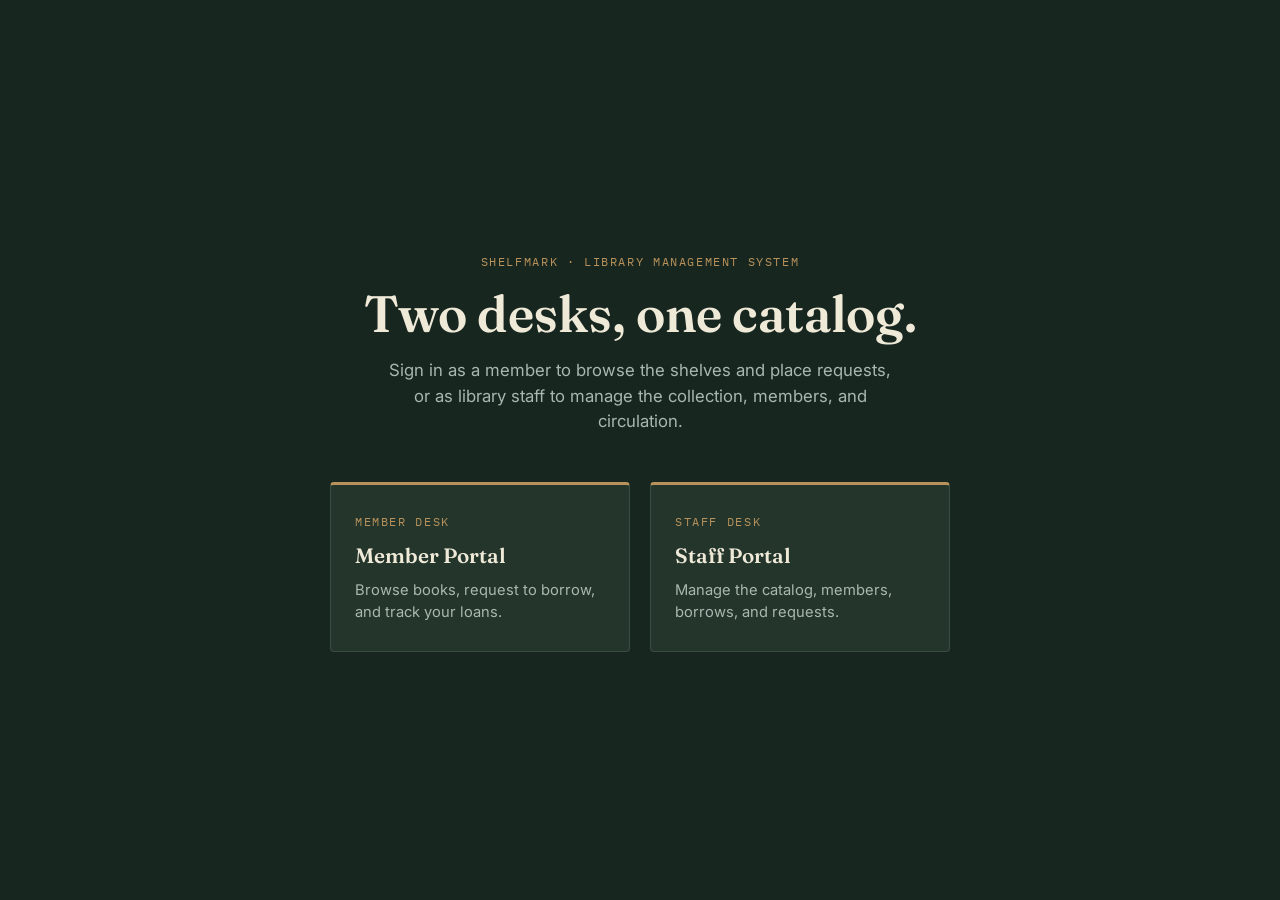
<file: index.html>
<!DOCTYPE html>
<html lang="en">
<head>
<meta charset="UTF-8">
<meta name="viewport" content="width=device-width, initial-scale=1.0">
<title>Shelfmark — Library Management System</title>
<link rel="stylesheet" href="assets/css/style.css">
</head>
<body>

<div class="landing">
  <div class="landing-hero">
    <span class="eyebrow">Shelfmark · Library Management System</span>
    <h1>Two desks, one catalog.</h1>
    <p>Sign in as a member to browse the shelves and place requests, or as
      library staff to manage the collection, members, and circulation.</p>
  </div>

  <div class="desk-grid">
    <a class="desk-card" href="member/login.html">
      <span class="eyebrow">Member desk</span>
      <h3>Member Portal</h3>
      <p>Browse books, request to borrow, and track your loans.</p>
    </a>
    <a class="desk-card" href="admin/login.html">
      <span class="eyebrow">Staff desk</span>
      <h3>Staff Portal</h3>
      <p>Manage the catalog, members, borrows, and requests.</p>
    </a>
  </div>
</div>

<script src="assets/js/config.js"></script>
</body>
</html>
</file>
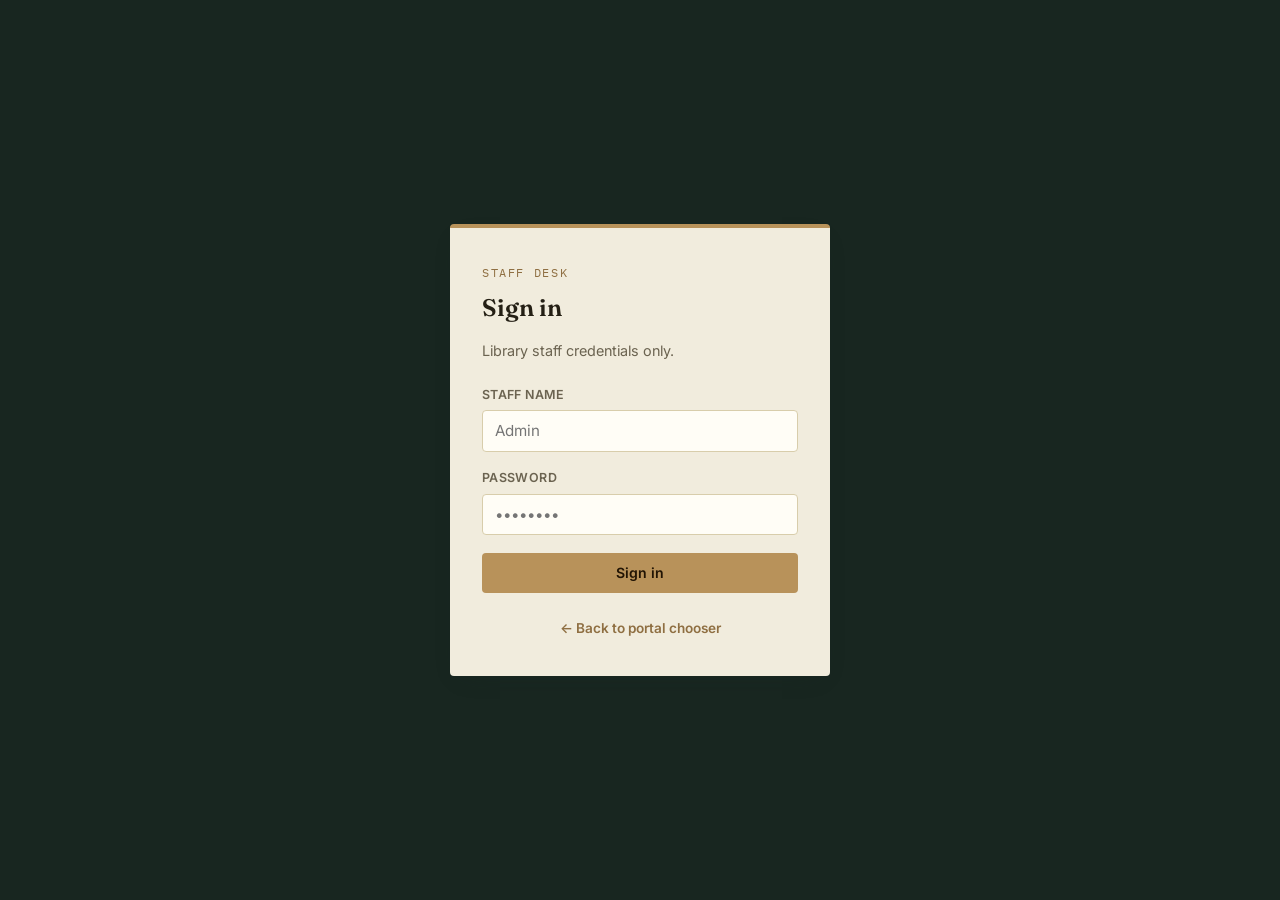
<file: admin/books.html>
<!DOCTYPE html>
<html lang="en">
<head>
<meta charset="UTF-8">
<meta name="viewport" content="width=device-width, initial-scale=1.0">
<title>Books · Shelfmark Staff</title>
<link rel="stylesheet" href="../assets/css/style.css">
</head>
<body>

<div class="app">
  <aside class="sidebar">
    <a class="brand" href="dashboard.html">Shelfmark</a>
    <span class="brand-sub">Staff desk</span>

    <ul class="nav">
      <li><a href="dashboard.html">Overview</a></li>
      <li><a href="books.html" class="active">Books</a></li>
      <li><a href="members.html">Members</a></li>
      <li><a href="borrows.html">Borrows &amp; requests</a></li>
    </ul>

    <div class="sidebar-foot">
      <div class="sidebar-user">Signed in as staff</div>
      <a href="#" class="btn btn--ghost-ink btn--sm btn--block" id="sign-out">Sign out</a>
    </div>
  </aside>

  <main class="main">
    <div class="page-head">
      <span class="eyebrow">Catalog</span>
      <h1>Books</h1>
      <p>Add new titles to the collection, and edit or retire existing ones.</p>
    </div>

    <div class="panel">
      <div class="panel-head"><h2 id="form-title">Add a book</h2></div>
      <div class="panel-body">
        <div id="error-box" class="error-box"></div>
        <form id="book-form">
          <div style="display:grid; grid-template-columns: 1fr 1fr 1fr; gap:1rem;">
            <div class="field">
              <label for="title">Title</label>
              <input type="text" id="title" required placeholder="The Left Hand of Darkness">
            </div>
            <div class="field">
              <label for="author">Author</label>
              <input type="text" id="author" required placeholder="Ursula K. Le Guin">
            </div>
            <div class="field">
              <label for="category">Category</label>
              <input type="text" id="category" required placeholder="Science Fiction">
            </div>
          </div>
          <div class="gap-sm">
            <button type="submit" class="btn btn--brass" id="submit-btn">Add book</button>
            <button type="button" class="btn btn--ghost" id="cancel-edit" style="display:none;">Cancel</button>
          </div>
        </form>
      </div>
    </div>

    <div class="panel">
      <div class="panel-head">
        <h2>All books</h2>
        <input type="search" id="search" placeholder="Search title, author, category" style="max-width:220px; padding:0.5rem 0.7rem; border:1px solid var(--paper-line); border-radius:4px; font-family:var(--font-body);">
      </div>
      <div class="table-scroll">
        <table class="ledger">
          <thead>
            <tr><th>Title</th><th>Author</th><th>Category</th><th>Status</th><th></th></tr>
          </thead>
          <tbody id="books-body">
            <tr class="empty-row"><td colspan="5">Loading…</td></tr>
          </tbody>
        </table>
      </div>
    </div>
  </main>
</div>

<script src="../assets/js/config.js"></script>
<script src="../assets/js/api.js"></script>
<script>
  requireAdminAuth();
  document.getElementById("sign-out").addEventListener("click", (e) => {
    e.preventDefault();
    signOut("admin");
  });

  let allBooks = [];
  let editingId = null;

  const form = document.getElementById("book-form");
  const errorBox = document.getElementById("error-box");
  const submitBtn = document.getElementById("submit-btn");
  const cancelBtn = document.getElementById("cancel-edit");
  const formTitle = document.getElementById("form-title");

  function renderBooks(list) {
    const body = document.getElementById("books-body");
    if (list.length === 0) {
      body.innerHTML = `<tr class="empty-row"><td colspan="5">No books yet — add the first one above.</td></tr>`;
      return;
    }
    body.innerHTML = list
      .map(
        (b) => `
      <tr>
        <td>${escapeHtml(b.title)}</td>
        <td>${escapeHtml(b.author)}</td>
        <td>${escapeHtml(b.category)}</td>
        <td>${stampBadge(b.status)}</td>
        <td class="row-actions">
          <button class="btn btn--ghost btn--sm" data-edit="${b.id}">Edit</button>
          <button class="btn btn--danger btn--sm" data-delete="${b.id}">Delete</button>
        </td>
      </tr>`
      )
      .join("");

    body.querySelectorAll("[data-edit]").forEach((btn) => {
      btn.addEventListener("click", () => startEdit(Number(btn.dataset.edit)));
    });
    body.querySelectorAll("[data-delete]").forEach((btn) => {
      btn.addEventListener("click", () => deleteBook(Number(btn.dataset.delete)));
    });
  }

  function startEdit(id) {
    const book = allBooks.find((b) => b.id === id);
    if (!book) return;
    editingId = id;
    document.getElementById("title").value = book.title;
    document.getElementById("author").value = book.author;
    document.getElementById("category").value = book.category;
    formTitle.textContent = `Edit “${book.title}”`;
    submitBtn.textContent = "Save changes";
    cancelBtn.style.display = "inline-flex";
    window.scrollTo({ top: 0, behavior: "smooth" });
  }

  function resetForm() {
    editingId = null;
    form.reset();
    formTitle.textContent = "Add a book";
    submitBtn.textContent = "Add book";
    cancelBtn.style.display = "none";
  }

  cancelBtn.addEventListener("click", resetForm);

  form.addEventListener("submit", async (e) => {
    e.preventDefault();
    errorBox.classList.remove("show");
    submitBtn.disabled = true;

    const payload = {
      title: document.getElementById("title").value.trim(),
      author: document.getElementById("author").value.trim(),
      category: document.getElementById("category").value.trim(),
    };

    try {
      if (editingId) {
        await apiRequest("/library/admin/book/id/" + editingId, "PATCH", payload, "admin");
        toast("Book updated.", "success");
      } else {
        await apiRequest("/library/admin/book/", "POST", payload, "admin");
        toast("Book added.", "success");
      }
      resetForm();
      loadBooks();
    } catch (err) {
      errorBox.textContent = err.message;
      errorBox.classList.add("show");
    } finally {
      submitBtn.disabled = false;
    }
  });

  async function deleteBook(id) {
    const book = allBooks.find((b) => b.id === id);
    if (!confirm("Delete “" + (book ? book.title : "this book") + "”? This cannot be undone.")) return;
    try {
      await apiRequest("/library/admin/book/id/" + id, "DELETE", null, "admin");
      toast("Book deleted.", "success");
      loadBooks();
    } catch (err) {
      toast(err.message, "error");
    }
  }

  async function loadBooks() {
    try {
      allBooks = await apiRequest("/library/admin/book/books", "GET", null, "admin");
      applySearch();
    } catch (err) {
      toast(err.message, "error");
    }
  }

  function applySearch() {
    const q = document.getElementById("search").value.trim().toLowerCase();
    if (!q) return renderBooks(allBooks);
    renderBooks(
      allBooks.filter(
        (b) =>
          b.title.toLowerCase().includes(q) ||
          b.author.toLowerCase().includes(q) ||
          b.category.toLowerCase().includes(q)
      )
    );
  }

  document.getElementById("search").addEventListener("input", applySearch);

  loadBooks();
</script>
</body>
</html>
</file>
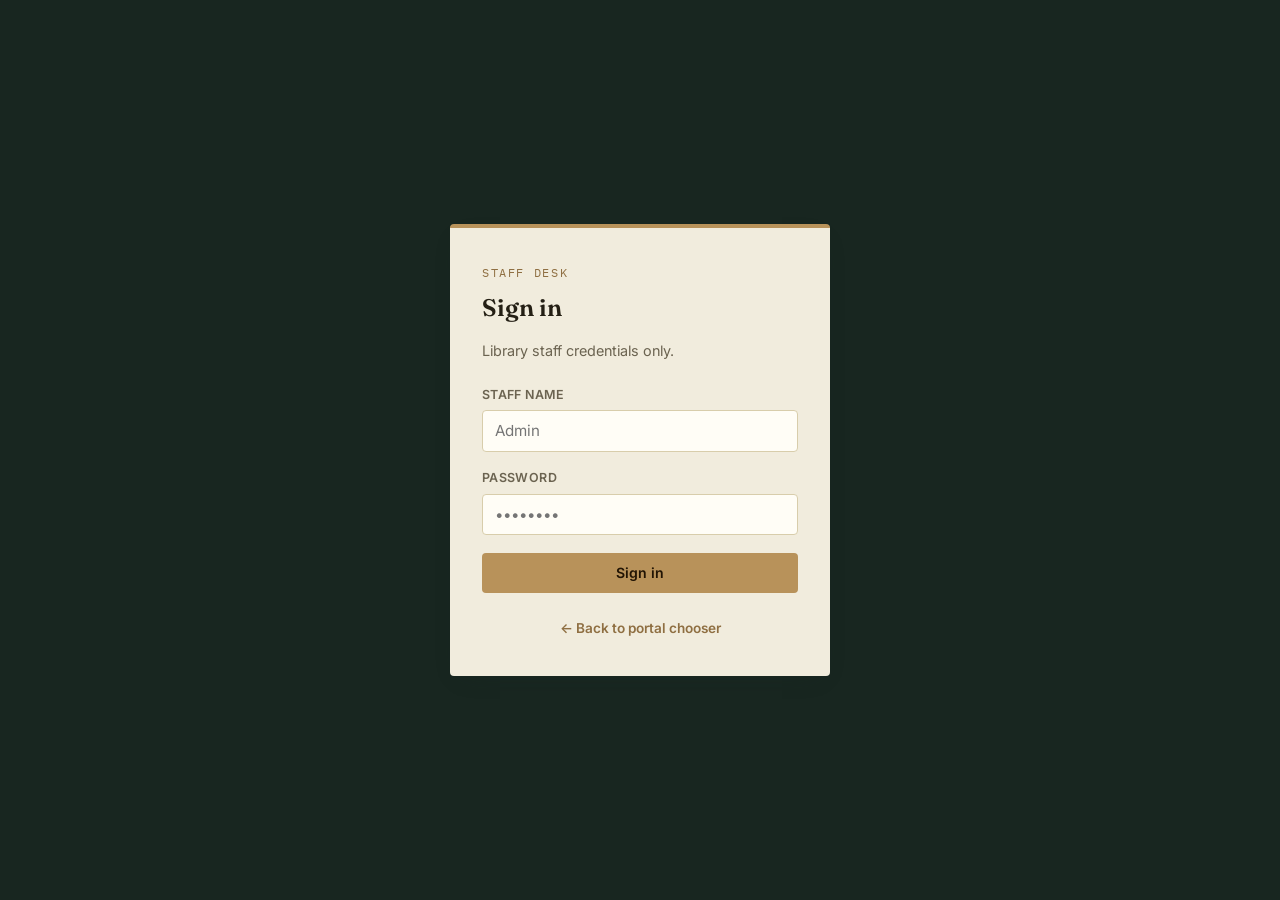
<file: admin/borrows.html>
<!DOCTYPE html>
<html lang="en">
<head>
<meta charset="UTF-8">
<meta name="viewport" content="width=device-width, initial-scale=1.0">
<title>Borrows &amp; Requests · Shelfmark Staff</title>
<link rel="stylesheet" href="../assets/css/style.css">
</head>
<body>

<div class="app">
  <aside class="sidebar">
    <a class="brand" href="dashboard.html">Shelfmark</a>
    <span class="brand-sub">Staff desk</span>

    <ul class="nav">
      <li><a href="dashboard.html">Overview</a></li>
      <li><a href="books.html">Books</a></li>
      <li><a href="members.html">Members</a></li>
      <li><a href="borrows.html" class="active">Borrows &amp; requests</a></li>
    </ul>

    <div class="sidebar-foot">
      <div class="sidebar-user">Signed in as staff</div>
      <a href="#" class="btn btn--ghost-ink btn--sm btn--block" id="sign-out">Sign out</a>
    </div>
  </aside>

  <main class="main">
    <div class="page-head">
      <span class="eyebrow">Circulation</span>
      <h1>Borrows &amp; requests</h1>
      <p>Approve or reject member requests, and manage borrows directly.</p>
    </div>

    <div class="panel">
      <div class="panel-head"><h2>Requests awaiting review</h2></div>
      <div class="table-scroll">
        <table class="ledger">
          <thead>
            <tr><th>Book</th><th>Member</th><th>Requested</th><th>Status</th><th></th></tr>
          </thead>
          <tbody id="requests-body">
            <tr class="empty-row"><td colspan="5">Loading…</td></tr>
          </tbody>
        </table>
      </div>
    </div>

    <div class="panel">
      <div class="panel-head"><h2>Record a manual borrow</h2></div>
      <div class="panel-body">
        <div id="error-box" class="error-box"></div>
        <form id="borrow-form">
          <div style="display:grid; grid-template-columns: 1fr 1fr; gap:1rem;">
            <div class="field">
              <label for="book-select">Book</label>
              <select id="book-select" required></select>
            </div>
            <div class="field">
              <label for="member-select">Member</label>
              <select id="member-select" required></select>
            </div>
          </div>
          <button type="submit" class="btn btn--brass" id="submit-btn">Record borrow</button>
        </form>
      </div>
    </div>

    <div class="panel">
      <div class="panel-head"><h2>All borrows</h2></div>
      <div class="table-scroll">
        <table class="ledger">
          <thead>
            <tr><th>Book</th><th>Member</th><th>Borrowed</th><th>Due</th><th>Status</th><th></th></tr>
          </thead>
          <tbody id="borrows-body">
            <tr class="empty-row"><td colspan="6">Loading…</td></tr>
          </tbody>
        </table>
      </div>
    </div>
  </main>
</div>

<script src="../assets/js/config.js"></script>
<script src="../assets/js/api.js"></script>
<script>
  requireAdminAuth();
  document.getElementById("sign-out").addEventListener("click", (e) => {
    e.preventDefault();
    signOut("admin");
  });

  let allBorrows = [];

  // --- requests ---
  async function loadRequests() {
    const body = document.getElementById("requests-body");
    try {
      const requests = await apiRequest("/library/admin/borrows/requests", "GET", null, "admin");
      const pending = requests.filter((r) => r.status === "Pending");

      if (pending.length === 0) {
        body.innerHTML = `<tr class="empty-row"><td colspan="5">No requests waiting on review.</td></tr>`;
        return;
      }

      body.innerHTML = pending
        .map(
          (r) => `
        <tr>
          <td>${escapeHtml(r.book.title)}</td>
          <td>${escapeHtml(r.member.name)}</td>
          <td class="mono">${formatDate(r.request_date)}</td>
          <td>${stampBadge(r.status)}</td>
          <td class="row-actions">
            <button class="btn btn--brass btn--sm" data-approve="${r.id}">Approve</button>
            <button class="btn btn--danger btn--sm" data-reject="${r.id}">Reject</button>
          </td>
        </tr>`
        )
        .join("");

      body.querySelectorAll("[data-approve]").forEach((btn) => {
        btn.addEventListener("click", () => decideRequest(Number(btn.dataset.approve), "Approved", btn));
      });
      body.querySelectorAll("[data-reject]").forEach((btn) => {
        btn.addEventListener("click", () => decideRequest(Number(btn.dataset.reject), "Reject", btn));
      });
    } catch (err) {
      body.innerHTML = `<tr class="empty-row"><td colspan="5">Could not load requests.</td></tr>`;
      toast(err.message, "error");
    }
  }

  async function decideRequest(id, status, btn) {
    btn.disabled = true;
    try {
      // approving automatically creates the matching borrow on the backend
      await apiRequest("/library/admin/borrows/requests?id=" + id, "PUT", { status: status }, "admin");
      toast(status === "Approved" ? "Request approved and borrow recorded." : "Request rejected.", "success");
      loadRequests();
      loadBorrows();
      populateSelects();
    } catch (err) {
      toast(err.message, "error");
      btn.disabled = false;
    }
  }

  // --- borrows ---
  function renderBorrows(list) {
    const body = document.getElementById("borrows-body");
    if (list.length === 0) {
      body.innerHTML = `<tr class="empty-row"><td colspan="6">No borrows recorded yet.</td></tr>`;
      return;
    }
    body.innerHTML = list
      .map(
        (b) => `
      <tr>
        <td>${escapeHtml(b.books.title)}</td>
        <td>${escapeHtml(b.members.name)}</td>
        <td class="mono">${formatDate(b.borrow_date)}</td>
        <td class="mono">${formatDate(b.due_date)}</td>
        <td>${stampBadge(b.status)}</td>
        <td class="row-actions">
          ${
            b.status !== "Returned"
              ? `<button class="btn btn--ghost btn--sm" data-return="${b.id}">Mark returned</button>`
              : ""
          }
          <button class="btn btn--danger btn--sm" data-delete="${b.id}">Delete</button>
        </td>
      </tr>`
      )
      .join("");

    body.querySelectorAll("[data-return]").forEach((btn) => {
      btn.addEventListener("click", () => markReturned(Number(btn.dataset.return), btn));
    });
    body.querySelectorAll("[data-delete]").forEach((btn) => {
      btn.addEventListener("click", () => deleteBorrow(Number(btn.dataset.delete)));
    });
  }

  async function markReturned(id, btn) {
    btn.disabled = true;
    try {
      await apiRequest("/library/admin/borrows/id/" + id, "PATCH", { status: "Returned" }, "admin");
      toast("Marked as returned.", "success");
      loadBorrows();
      populateSelects();
    } catch (err) {
      toast(err.message, "error");
      btn.disabled = false;
    }
  }

  async function deleteBorrow(id) {
    if (!confirm("Delete this borrow record? This cannot be undone.")) return;
    try {
      await apiRequest("/library/admin/borrows/id/" + id, "DELETE", null, "admin");
      toast("Borrow record deleted.", "success");
      loadBorrows();
      populateSelects();
    } catch (err) {
      toast(err.message, "error");
    }
  }

  async function loadBorrows() {
    try {
      allBorrows = await apiRequest("/library/admin/borrows/", "GET", null, "admin");
      renderBorrows(allBorrows);
    } catch (err) {
      toast(err.message, "error");
    }
  }

  // --- manual borrow form ---
  async function populateSelects() {
    const bookSelect = document.getElementById("book-select");
    const memberSelect = document.getElementById("member-select");
    try {
      const books = await apiRequest("/library/admin/book/books", "GET", null, "admin");
      const members = await apiRequest("/library/admin/members/", "GET", null, "admin");

      const available = books.filter((b) => b.status === "Available");
      bookSelect.innerHTML = available.length
        ? available.map((b) => `<option value="${b.id}">${escapeHtml(b.title)} — ${escapeHtml(b.author)}</option>`).join("")
        : `<option value="">No available books</option>`;

      const active = members.filter((m) => m.status === "Active");
      memberSelect.innerHTML = active.length
        ? active.map((m) => `<option value="${m.id}">${escapeHtml(m.name)} (${escapeHtml(m.email)})</option>`).join("")
        : `<option value="">No active members</option>`;
    } catch (err) {
      toast(err.message, "error");
    }
  }

  const borrowForm = document.getElementById("borrow-form");
  const errorBox = document.getElementById("error-box");
  const submitBtn = document.getElementById("submit-btn");

  borrowForm.addEventListener("submit", async (e) => {
    e.preventDefault();
    errorBox.classList.remove("show");

    const bookId = Number(document.getElementById("book-select").value);
    const memberId = Number(document.getElementById("member-select").value);
    if (!bookId || !memberId) {
      errorBox.textContent = "Pick both a book and a member.";
      errorBox.classList.add("show");
      return;
    }

    submitBtn.disabled = true;
    try {
      await apiRequest("/library/admin/borrows/", "POST", { book_id: bookId, member_id: memberId }, "admin");
      toast("Borrow recorded.", "success");
      loadBorrows();
      populateSelects();
    } catch (err) {
      errorBox.textContent = err.message;
      errorBox.classList.add("show");
    } finally {
      submitBtn.disabled = false;
    }
  });

  loadRequests();
  loadBorrows();
  populateSelects();
</script>
</body>
</html>
</file>
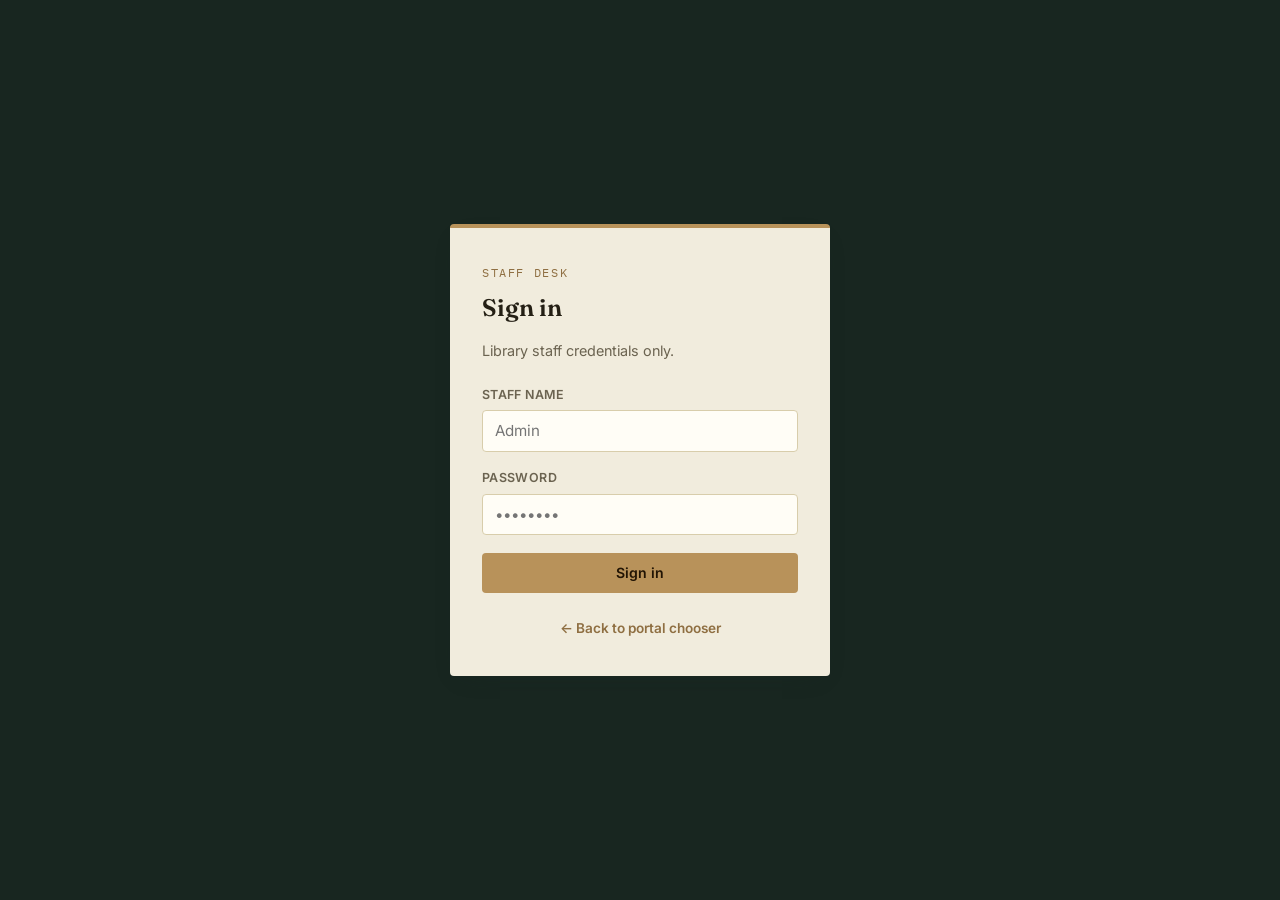
<file: admin/dashboard.html>
<!DOCTYPE html>
<html lang="en">
<head>
<meta charset="UTF-8">
<meta name="viewport" content="width=device-width, initial-scale=1.0">
<title>Dashboard · Shelfmark Staff</title>
<link rel="stylesheet" href="../assets/css/style.css">
</head>
<body>

<div class="app">
  <aside class="sidebar">
    <a class="brand" href="dashboard.html">Shelfmark</a>
    <span class="brand-sub">Staff desk</span>

    <ul class="nav">
      <li><a href="dashboard.html" class="active">Overview</a></li>
      <li><a href="books.html">Books</a></li>
      <li><a href="members.html">Members</a></li>
      <li><a href="borrows.html">Borrows &amp; requests</a></li>
    </ul>

    <div class="sidebar-foot">
      <div class="sidebar-user">Signed in as staff</div>
      <a href="#" class="btn btn--ghost-ink btn--sm btn--block" id="sign-out">Sign out</a>
    </div>
  </aside>

  <main class="main">
    <div class="page-head">
      <span class="eyebrow">Overview</span>
      <h1>Circulation desk</h1>
      <p>A snapshot of the whole collection.</p>
    </div>

    <div class="stat-grid" id="stat-grid">
      <div class="stat-tile"><span class="value">—</span><span class="label">Total books</span></div>
      <div class="stat-tile"><span class="value">—</span><span class="label">Available</span></div>
      <div class="stat-tile"><span class="value">—</span><span class="label">Borrowed</span></div>
      <div class="stat-tile"><span class="value">—</span><span class="label">Total members</span></div>
    </div>

    <div class="panel">
      <div class="panel-head">
        <h2>Most recent borrows</h2>
        <a href="borrows.html" class="btn btn--ghost btn--sm">Manage borrows</a>
      </div>
      <div class="table-scroll">
        <table class="ledger">
          <thead>
            <tr><th>Book</th><th>Member</th><th>Borrowed</th><th>Due</th><th>Status</th></tr>
          </thead>
          <tbody id="recent-body">
            <tr class="empty-row"><td colspan="5">Loading…</td></tr>
          </tbody>
        </table>
      </div>
    </div>
  </main>
</div>

<script src="../assets/js/config.js"></script>
<script src="../assets/js/api.js"></script>
<script>
  requireAdminAuth();
  document.getElementById("sign-out").addEventListener("click", (e) => {
    e.preventDefault();
    signOut("admin");
  });

  async function load() {
    try {
      const data = await apiRequest("/library/admin/dashboard/", "GET", null, "admin");

      const tiles = document.querySelectorAll("#stat-grid .stat-tile .value");
      tiles[0].textContent = data.total_books;
      tiles[1].textContent = data.available_books;
      tiles[2].textContent = data.borrowed_books;
      tiles[3].textContent = data.total_members;

      const body = document.getElementById("recent-body");
      if (data.recent_borrows.length === 0) {
        body.innerHTML = `<tr class="empty-row"><td colspan="5">No borrows recorded yet.</td></tr>`;
        return;
      }

      body.innerHTML = data.recent_borrows
        .map(
          (b) => `
        <tr>
          <td>${escapeHtml(b.books.title)}</td>
          <td>${escapeHtml(b.members.name)}</td>
          <td class="mono">${formatDate(b.borrow_date)}</td>
          <td class="mono">${formatDate(b.due_date)}</td>
          <td>${stampBadge(b.status)}</td>
        </tr>`
        )
        .join("");
    } catch (err) {
      toast(err.message, "error");
    }
  }

  load();
</script>
</body>
</html>
</file>
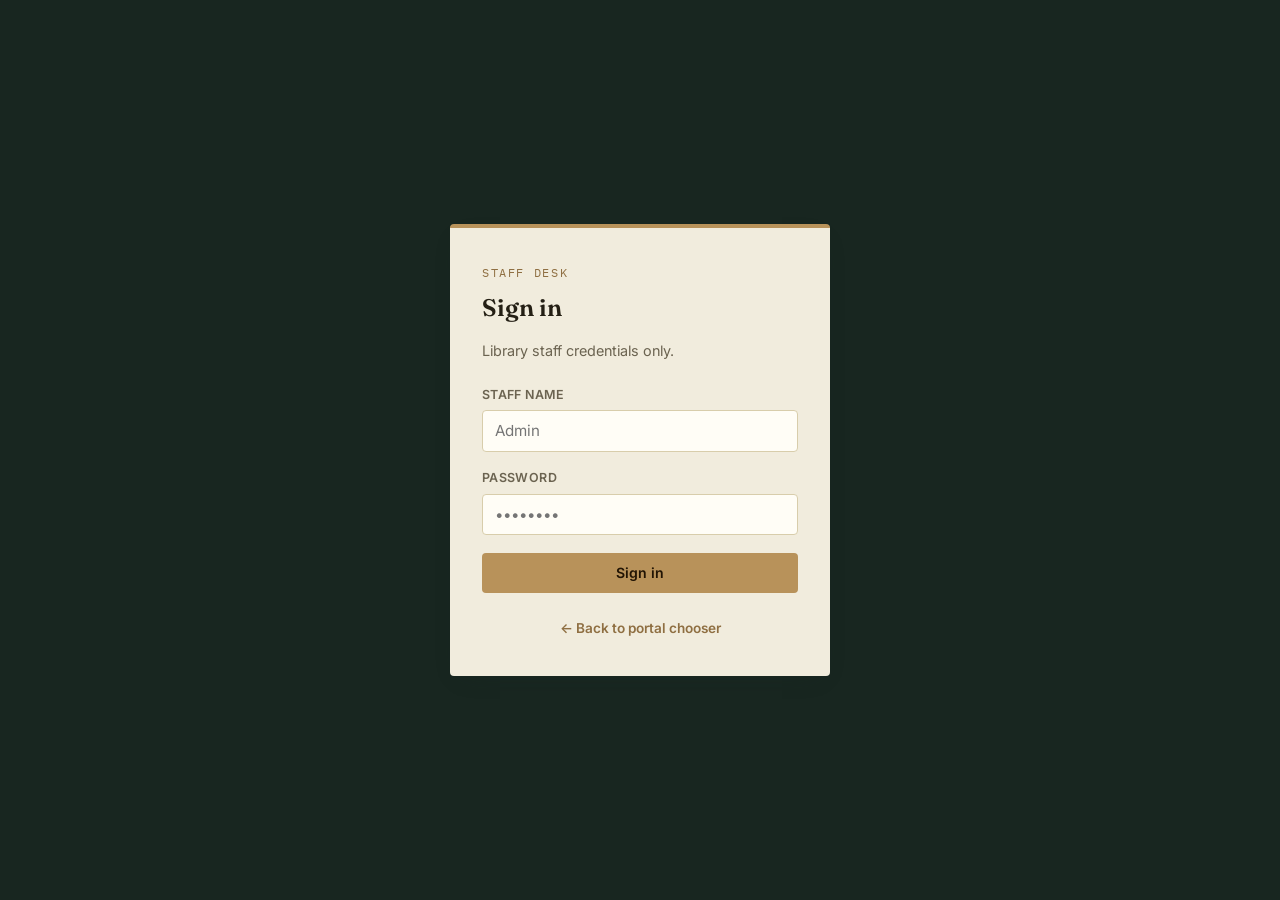
<file: admin/login.html>
<!DOCTYPE html>
<html lang="en">
<head>
<meta charset="UTF-8">
<meta name="viewport" content="width=device-width, initial-scale=1.0">
<title>Staff Sign In · Shelfmark</title>
<link rel="stylesheet" href="../assets/css/style.css">
</head>
<body>

<div class="auth-shell">
  <div class="auth-card">
    <span class="eyebrow">Staff desk</span>
    <h1>Sign in</h1>
    <p class="lede">Library staff credentials only.</p>

    <div id="error-box" class="error-box"></div>

    <form id="login-form" novalidate>
      <div class="field">
        <label for="username">Staff name</label>
        <input type="text" id="username" required autocomplete="username" placeholder="Admin">
      </div>
      <div class="field">
        <label for="password">Password</label>
        <input type="password" id="password" required autocomplete="current-password" placeholder="••••••••">
      </div>
      <button type="submit" class="btn btn--brass btn--block" id="submit-btn">Sign in</button>
    </form>

    <div class="auth-foot">
      <a href="../index.html">&larr; Back to portal chooser</a>
    </div>
  </div>
</div>

<script src="../assets/js/config.js"></script>
<script src="../assets/js/api.js"></script>
<script>
  if (getToken("admin")) window.location.href = "dashboard.html";

  const form = document.getElementById("login-form");
  const errorBox = document.getElementById("error-box");
  const submitBtn = document.getElementById("submit-btn");

  form.addEventListener("submit", async (e) => {
    e.preventDefault();
    errorBox.classList.remove("show");
    submitBtn.disabled = true;
    submitBtn.innerHTML = '<span class="spinner"></span> Signing in…';

    const username = document.getElementById("username").value.trim();
    const password = document.getElementById("password").value;

    try {
      // admin login endpoint also expects OAuth2 form fields
      const data = await apiRequest("/library/admin/login/", "POST", { username: username, password: password }, null, true);
      saveTokens("admin", data.access_token, data.refresh_token);
      window.location.href = "dashboard.html";
    } catch (err) {
      errorBox.textContent = err.message;
      errorBox.classList.add("show");
      submitBtn.disabled = false;
      submitBtn.textContent = "Sign in";
    }
  });
</script>
</body>
</html>
</file>
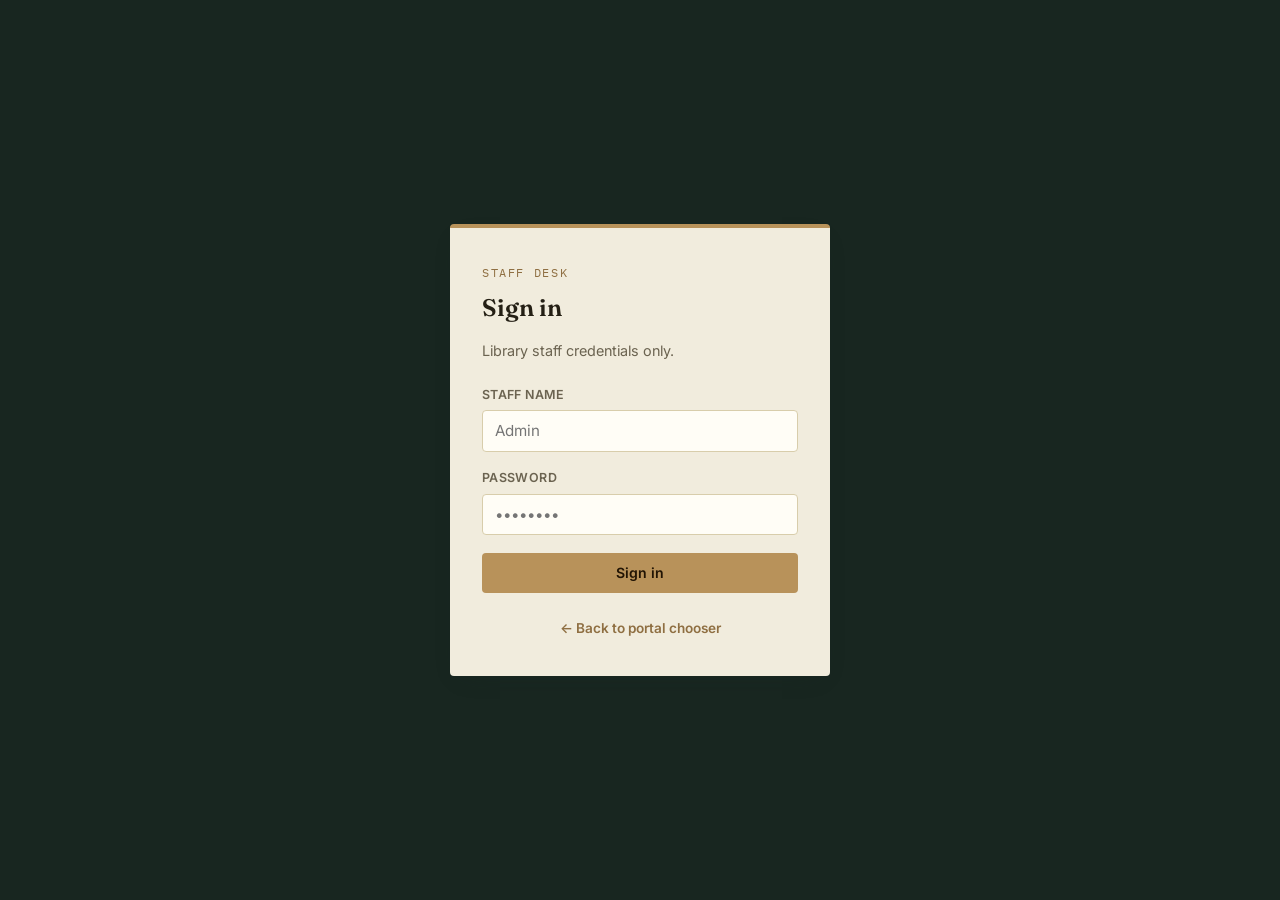
<file: admin/members.html>
<!DOCTYPE html>
<html lang="en">
<head>
<meta charset="UTF-8">
<meta name="viewport" content="width=device-width, initial-scale=1.0">
<title>Members · Shelfmark Staff</title>
<link rel="stylesheet" href="../assets/css/style.css">
</head>
<body>

<div class="app">
  <aside class="sidebar">
    <a class="brand" href="dashboard.html">Shelfmark</a>
    <span class="brand-sub">Staff desk</span>

    <ul class="nav">
      <li><a href="dashboard.html">Overview</a></li>
      <li><a href="books.html">Books</a></li>
      <li><a href="members.html" class="active">Members</a></li>
      <li><a href="borrows.html">Borrows &amp; requests</a></li>
    </ul>

    <div class="sidebar-foot">
      <div class="sidebar-user">Signed in as staff</div>
      <a href="#" class="btn btn--ghost-ink btn--sm btn--block" id="sign-out">Sign out</a>
    </div>
  </aside>

  <main class="main">
    <div class="page-head">
      <span class="eyebrow">People</span>
      <h1>Members</h1>
      <p>New members are created here — they'll get an email to verify their address before they can sign in.</p>
    </div>

    <div class="panel">
      <div class="panel-head"><h2>Add a member</h2></div>
      <div class="panel-body">
        <div id="error-box" class="error-box"></div>
        <form id="member-form">
          <div style="display:grid; grid-template-columns: 1fr 1fr 1fr; gap:1rem;">
            <div class="field">
              <label for="name">Name</label>
              <input type="text" id="name" required placeholder="Jordan Rivers">
            </div>
            <div class="field">
              <label for="email">Email</label>
              <input type="email" id="email" required placeholder="jordan@example.com">
            </div>
            <div class="field">
              <label for="password">Temporary password</label>
              <input type="text" id="password" required placeholder="Given to the member directly">
            </div>
          </div>
          <button type="submit" class="btn btn--brass" id="submit-btn">Add member</button>
        </form>
      </div>
    </div>

    <div class="panel">
      <div class="panel-head">
        <h2>All members</h2>
        <input type="search" id="search" placeholder="Search name or email" style="max-width:220px; padding:0.5rem 0.7rem; border:1px solid var(--paper-line); border-radius:4px; font-family:var(--font-body);">
      </div>
      <div class="table-scroll">
        <table class="ledger">
          <thead>
            <tr><th>Name</th><th>Email</th><th>Membership expires</th><th>Verified</th><th>Status</th><th></th></tr>
          </thead>
          <tbody id="members-body">
            <tr class="empty-row"><td colspan="6">Loading…</td></tr>
          </tbody>
        </table>
      </div>
    </div>
  </main>
</div>

<script src="../assets/js/config.js"></script>
<script src="../assets/js/api.js"></script>
<script>
  requireAdminAuth();
  document.getElementById("sign-out").addEventListener("click", (e) => {
    e.preventDefault();
    signOut("admin");
  });

  let allMembers = [];

  const form = document.getElementById("member-form");
  const errorBox = document.getElementById("error-box");
  const submitBtn = document.getElementById("submit-btn");

  function renderMembers(list) {
    const body = document.getElementById("members-body");
    if (list.length === 0) {
      body.innerHTML = `<tr class="empty-row"><td colspan="6">No members yet — add the first one above.</td></tr>`;
      return;
    }
    body.innerHTML = list
      .map(
        (m) => `
      <tr>
        <td>${escapeHtml(m.name)}</td>
        <td>${escapeHtml(m.email)}</td>
        <td class="mono">${formatDate(m.membership_expiry)}</td>
        <td>${m.is_verified ? stampBadge("Approved") : stampBadge("Pending")}</td>
        <td>${stampBadge(m.status)}</td>
        <td class="row-actions">
          <button class="btn btn--ghost btn--sm" data-toggle="${m.id}">
            ${m.status === "Active" ? "Deactivate" : "Reactivate"}
          </button>
          <button class="btn btn--danger btn--sm" data-delete="${m.id}">Delete</button>
        </td>
      </tr>`
      )
      .join("");

    body.querySelectorAll("[data-toggle]").forEach((btn) => {
      btn.addEventListener("click", () => toggleStatus(Number(btn.dataset.toggle), btn));
    });
    body.querySelectorAll("[data-delete]").forEach((btn) => {
      btn.addEventListener("click", () => deleteMember(Number(btn.dataset.delete)));
    });
  }

  form.addEventListener("submit", async (e) => {
    e.preventDefault();
    errorBox.classList.remove("show");
    submitBtn.disabled = true;

    const payload = {
      name: document.getElementById("name").value.trim(),
      email: document.getElementById("email").value.trim(),
      password: document.getElementById("password").value,
    };

    try {
      await apiRequest("/library/admin/members/", "POST", payload, "admin");
      toast("Member added — a verification email has been sent.", "success");
      form.reset();
      loadMembers();
    } catch (err) {
      errorBox.textContent = err.message;
      errorBox.classList.add("show");
    } finally {
      submitBtn.disabled = false;
    }
  });

  async function toggleStatus(id, btn) {
    const member = allMembers.find((m) => m.id === id);
    if (!member) return;
    const nextStatus = member.status === "Active" ? "Inactive" : "Active";
    btn.disabled = true;
    try {
      await apiRequest("/library/admin/members/id/" + id, "PATCH", { status: nextStatus }, "admin");
      toast(nextStatus === "Active" ? "Member reactivated." : "Member deactivated.", "success");
      loadMembers();
    } catch (err) {
      toast(err.message, "error");
      btn.disabled = false;
    }
  }

  async function deleteMember(id) {
    const member = allMembers.find((m) => m.id === id);
    if (!confirm("Delete " + (member ? member.name : "this member") + "? This cannot be undone.")) return;
    try {
      await apiRequest("/library/admin/members/id/" + id, "DELETE", null, "admin");
      toast("Member deleted.", "success");
      loadMembers();
    } catch (err) {
      toast(err.message, "error");
    }
  }

  async function loadMembers() {
    try {
      allMembers = await apiRequest("/library/admin/members/", "GET", null, "admin");
      applySearch();
    } catch (err) {
      toast(err.message, "error");
    }
  }

  function applySearch() {
    const q = document.getElementById("search").value.trim().toLowerCase();
    if (!q) return renderMembers(allMembers);
    renderMembers(
      allMembers.filter((m) => m.name.toLowerCase().includes(q) || m.email.toLowerCase().includes(q))
    );
  }

  document.getElementById("search").addEventListener("input", applySearch);

  loadMembers();
</script>
</body>
</html>
</file>
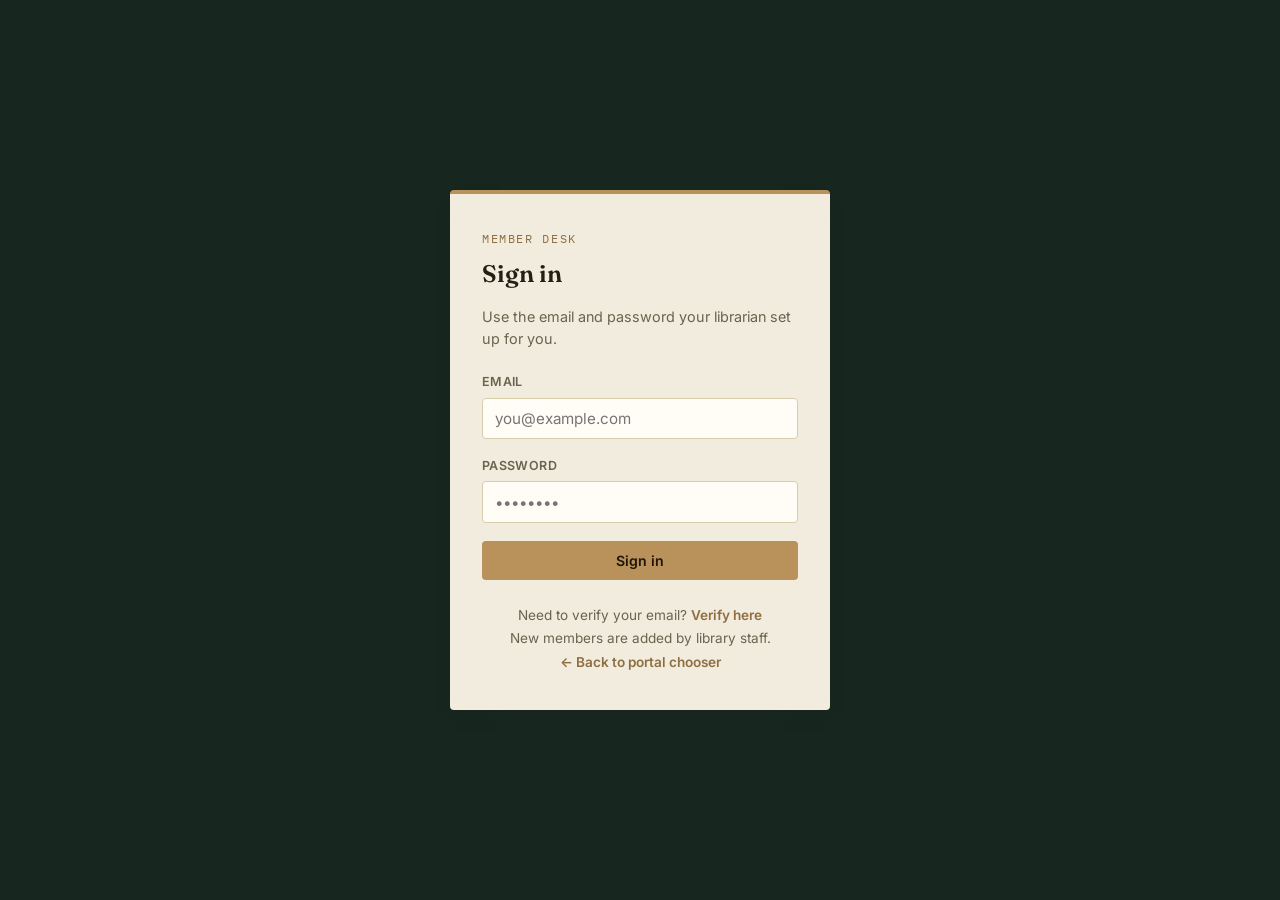
<file: member/books.html>
<!DOCTYPE html>
<html lang="en">
<head>
<meta charset="UTF-8">
<meta name="viewport" content="width=device-width, initial-scale=1.0">
<title>Browse Books · Shelfmark</title>
<link rel="stylesheet" href="../assets/css/style.css">
</head>
<body>

<div class="app">
  <aside class="sidebar">
    <a class="brand" href="dashboard.html">Shelfmark</a>
    <span class="brand-sub">Member desk</span>

    <ul class="nav">
      <li><a href="dashboard.html">Overview</a></li>
      <li><a href="books.html" class="active">Browse books</a></li>
      <li><a href="borrows.html">My borrows &amp; requests</a></li>
    </ul>

    <div class="sidebar-foot">
      <div class="sidebar-user" id="sidebar-user">—</div>
      <a href="#" class="btn btn--ghost-ink btn--sm btn--block" id="sign-out">Sign out</a>
    </div>
  </aside>

  <main class="main">
    <div class="page-head">
      <span class="eyebrow">Catalog</span>
      <h1>Browse books</h1>
      <p>Send a request to borrow any available title — a librarian will approve it at the desk.</p>
    </div>

    <div class="field" style="max-width:320px;">
      <label for="search">Search</label>
      <input type="search" id="search" placeholder="Title, author, or category">
    </div>

    <div class="panel">
      <div class="table-scroll">
        <table class="ledger">
          <thead>
            <tr><th>Title</th><th>Author</th><th>Category</th><th>Status</th><th></th></tr>
          </thead>
          <tbody id="books-body">
            <tr class="empty-row"><td colspan="5">Loading…</td></tr>
          </tbody>
        </table>
      </div>
    </div>
  </main>
</div>

<script src="../assets/js/config.js"></script>
<script src="../assets/js/api.js"></script>
<script>
  requireMemberAuth();
  document.getElementById("sign-out").addEventListener("click", (e) => {
    e.preventDefault();
    signOut("member");
  });

  const payload = decodeJwt(getToken("member"));
  document.getElementById("sidebar-user").textContent = (payload && payload.email) || "Signed in";

  let allBooks = [];

  function renderBooks(list) {
    const body = document.getElementById("books-body");

    if (list.length === 0) {
      body.innerHTML = `<tr class="empty-row"><td colspan="5">No books match your search.</td></tr>`;
      return;
    }

    body.innerHTML = list
      .map(
        (b) => `
      <tr>
        <td>${escapeHtml(b.title)}</td>
        <td>${escapeHtml(b.author)}</td>
        <td>${escapeHtml(b.category)}</td>
        <td>${stampBadge(b.status)}</td>
        <td class="row-actions">
          <button class="btn btn--brass btn--sm" data-request="${b.id}" ${b.status !== "Available" ? "disabled" : ""}>
            Request
          </button>
        </td>
      </tr>`
      )
      .join("");

    body.querySelectorAll("[data-request]").forEach((btn) => {
      btn.addEventListener("click", () => requestBook(Number(btn.dataset.request), btn));
    });
  }

  async function requestBook(bookId, btn) {
    btn.disabled = true;
    btn.innerHTML = '<span class="spinner"></span>';
    try {
      // member_id is just a placeholder - the backend always uses the logged-in member's own id
      await apiRequest("/library/member/request", "POST", { book_id: bookId, member_id: 0 }, "member");
      toast("Request sent — a librarian will review it soon.", "success");
    } catch (err) {
      toast(err.message, "error");
      btn.disabled = false;
      btn.textContent = "Request";
    }
  }

  async function load() {
    try {
      allBooks = await apiRequest("/library/member/books", "GET", null, "member");
      renderBooks(allBooks);
    } catch (err) {
      toast(err.message, "error");
    }
  }

  document.getElementById("search").addEventListener("input", (e) => {
    const q = e.target.value.trim().toLowerCase();
    if (!q) return renderBooks(allBooks);
    renderBooks(
      allBooks.filter(
        (b) =>
          b.title.toLowerCase().includes(q) ||
          b.author.toLowerCase().includes(q) ||
          b.category.toLowerCase().includes(q)
      )
    );
  });

  load();
</script>
</body>
</html>
</file>
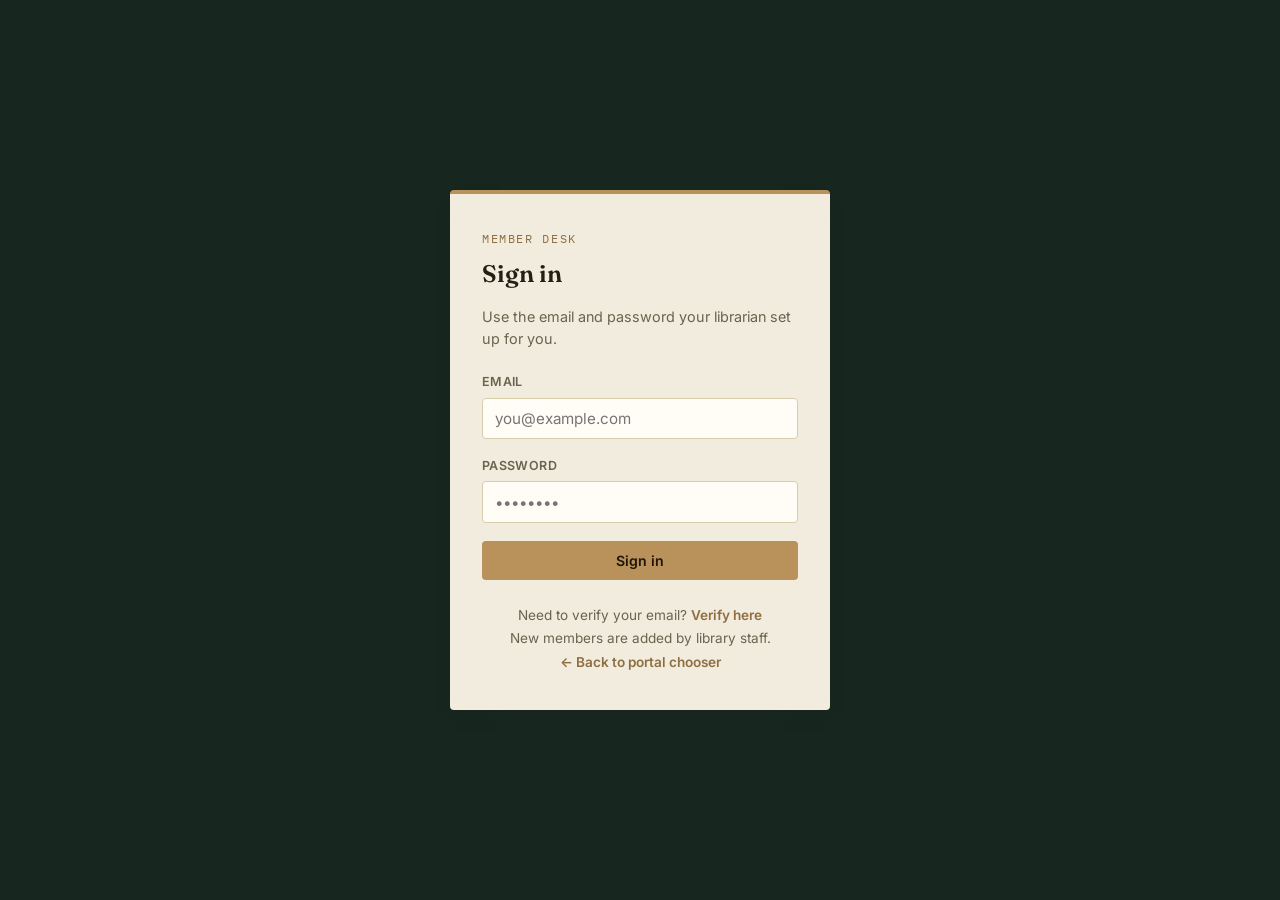
<file: member/borrows.html>
<!DOCTYPE html>
<html lang="en">
<head>
<meta charset="UTF-8">
<meta name="viewport" content="width=device-width, initial-scale=1.0">
<title>My Borrows &amp; Requests · Shelfmark</title>
<link rel="stylesheet" href="../assets/css/style.css">
</head>
<body>

<div class="app">
  <aside class="sidebar">
    <a class="brand" href="dashboard.html">Shelfmark</a>
    <span class="brand-sub">Member desk</span>

    <ul class="nav">
      <li><a href="dashboard.html">Overview</a></li>
      <li><a href="books.html">Browse books</a></li>
      <li><a href="borrows.html" class="active">My borrows &amp; requests</a></li>
    </ul>

    <div class="sidebar-foot">
      <div class="sidebar-user" id="sidebar-user">—</div>
      <a href="#" class="btn btn--ghost-ink btn--sm btn--block" id="sign-out">Sign out</a>
    </div>
  </aside>

  <main class="main">
    <div class="page-head">
      <span class="eyebrow">Your account</span>
      <h1>Borrows &amp; requests</h1>
      <p>Everything you currently have out, and anything waiting on a librarian's approval.</p>
    </div>

    <div class="panel">
      <div class="panel-head"><h2>My borrows</h2></div>
      <div class="table-scroll">
        <table class="ledger">
          <thead>
            <tr><th>Book</th><th>Borrowed</th><th>Due</th><th>Status</th></tr>
          </thead>
          <tbody id="borrows-body">
            <tr class="empty-row"><td colspan="4">Loading…</td></tr>
          </tbody>
        </table>
      </div>
    </div>

    <div class="panel">
      <div class="panel-head"><h2>My requests</h2></div>
      <div class="table-scroll">
        <table class="ledger">
          <thead>
            <tr><th>Book</th><th>Requested</th><th>Status</th><th></th></tr>
          </thead>
          <tbody id="requests-body">
            <tr class="empty-row"><td colspan="4">Loading…</td></tr>
          </tbody>
        </table>
      </div>
    </div>
  </main>
</div>

<script src="../assets/js/config.js"></script>
<script src="../assets/js/api.js"></script>
<script>
  requireMemberAuth();
  document.getElementById("sign-out").addEventListener("click", (e) => {
    e.preventDefault();
    signOut("member");
  });

  const payload = decodeJwt(getToken("member"));
  document.getElementById("sidebar-user").textContent = (payload && payload.email) || "Signed in";

  async function loadBorrows() {
    const body = document.getElementById("borrows-body");
    try {
      const borrows = await apiRequest("/library/member/borrows/mine", "GET", null, "member");
      if (borrows.length === 0) {
        body.innerHTML = `<tr class="empty-row"><td colspan="4">You haven't borrowed any books yet.</td></tr>`;
        return;
      }
      body.innerHTML = borrows
        .map(
          (b) => `
        <tr>
          <td>${escapeHtml(b.books.title)}</td>
          <td class="mono">${formatDate(b.borrow_date)}</td>
          <td class="mono">${formatDate(b.due_date)}</td>
          <td>${stampBadge(b.status)}</td>
        </tr>`
        )
        .join("");
    } catch (err) {
      body.innerHTML = `<tr class="empty-row"><td colspan="4">Could not load your borrows.</td></tr>`;
      toast(err.message, "error");
    }
  }

  async function loadRequests() {
    const body = document.getElementById("requests-body");
    try {
      const requests = await apiRequest("/library/member/request/mine", "GET", null, "member");
      if (requests.length === 0) {
        body.innerHTML = `<tr class="empty-row"><td colspan="4">You haven't requested any books yet.</td></tr>`;
        return;
      }
      body.innerHTML = requests
        .map(
          (r) => `
        <tr>
          <td>${escapeHtml(r.book.title)}</td>
          <td class="mono">${formatDate(r.request_date)}</td>
          <td>${stampBadge(r.status)}</td>
          <td class="row-actions">
            ${
              r.status === "Pending"
                ? `<button class="btn btn--danger btn--sm" data-cancel="${r.id}">Cancel</button>`
                : ""
            }
          </td>
        </tr>`
        )
        .join("");

      body.querySelectorAll("[data-cancel]").forEach((btn) => {
        btn.addEventListener("click", () => cancelRequest(Number(btn.dataset.cancel), btn));
      });
    } catch (err) {
      body.innerHTML = `<tr class="empty-row"><td colspan="4">Could not load your requests.</td></tr>`;
      toast(err.message, "error");
    }
  }

  async function cancelRequest(id, btn) {
    if (!confirm("Cancel this request?")) return;
    btn.disabled = true;
    try {
      await apiRequest("/library/member/requests/" + id, "DELETE", null, "member");
      toast("Request cancelled.", "success");
      loadRequests();
    } catch (err) {
      toast(err.message, "error");
      btn.disabled = false;
    }
  }

  loadBorrows();
  loadRequests();
</script>
</body>
</html>
</file>
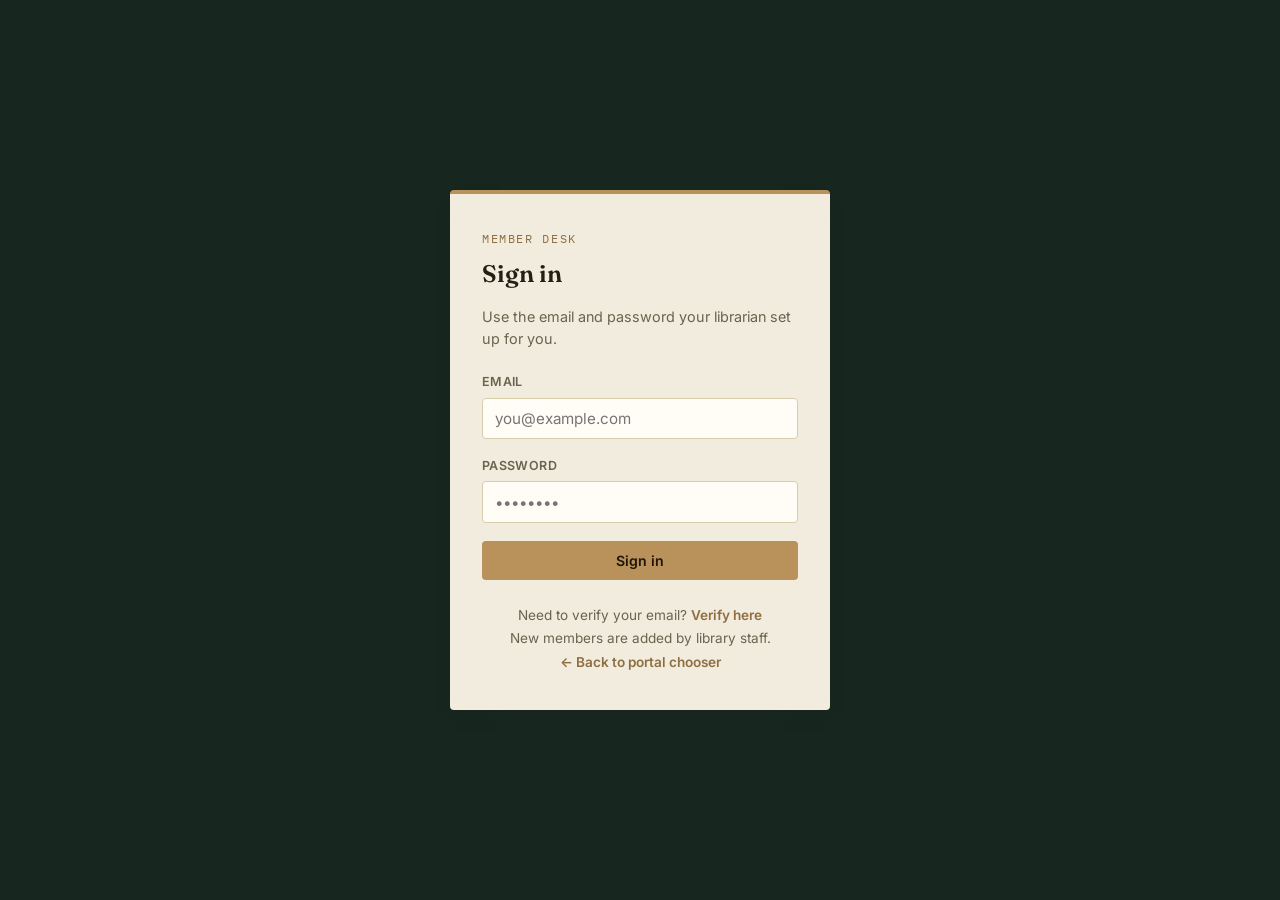
<file: member/dashboard.html>
<!DOCTYPE html>
<html lang="en">
<head>
<meta charset="UTF-8">
<meta name="viewport" content="width=device-width, initial-scale=1.0">
<title>Dashboard · Shelfmark</title>
<link rel="stylesheet" href="../assets/css/style.css">
</head>
<body>

<div class="app">
  <aside class="sidebar">
    <a class="brand" href="dashboard.html">Shelfmark</a>
    <span class="brand-sub">Member desk</span>

    <ul class="nav">
      <li><a href="dashboard.html" class="active">Overview</a></li>
      <li><a href="books.html">Browse books</a></li>
      <li><a href="borrows.html">My borrows &amp; requests</a></li>
    </ul>

    <div class="sidebar-foot">
      <div class="sidebar-user" id="sidebar-user">—</div>
      <a href="#" class="btn btn--ghost-ink btn--sm btn--block" id="sign-out">Sign out</a>
    </div>
  </aside>

  <main class="main">
    <div class="page-head">
      <span class="eyebrow">Overview</span>
      <h1>Welcome back</h1>
      <p>A quick look at your account with the library.</p>
    </div>

    <div class="stat-grid" id="stat-grid">
      <div class="stat-tile"><span class="value">—</span><span class="label">Active borrows</span></div>
      <div class="stat-tile"><span class="value">—</span><span class="label">Overdue</span></div>
      <div class="stat-tile"><span class="value">—</span><span class="label">Pending requests</span></div>
    </div>

    <div class="panel">
      <div class="panel-head">
        <h2>Recent borrows</h2>
        <a href="borrows.html" class="btn btn--ghost btn--sm">View all</a>
      </div>
      <div class="table-scroll">
        <table class="ledger">
          <thead>
            <tr><th>Book</th><th>Borrowed</th><th>Due</th><th>Status</th></tr>
          </thead>
          <tbody id="recent-borrows-body">
            <tr class="empty-row"><td colspan="4">Loading…</td></tr>
          </tbody>
        </table>
      </div>
    </div>
  </main>
</div>

<script src="../assets/js/config.js"></script>
<script src="../assets/js/api.js"></script>
<script>
  requireMemberAuth();
  document.getElementById("sign-out").addEventListener("click", (e) => {
    e.preventDefault();
    signOut("member");
  });

  // show the signed-in member's email, read from their access token
  const payload = decodeJwt(getToken("member"));
  document.getElementById("sidebar-user").textContent = (payload && payload.email) || "Signed in";

  async function load() {
    try {
      const borrows = await apiRequest("/library/member/borrows/mine", "GET", null, "member");
      const requests = await apiRequest("/library/member/request/mine", "GET", null, "member");

      const active = borrows.filter((b) => b.status !== "Returned").length;
      const overdue = borrows.filter((b) => b.status === "Overdue").length;
      const pending = requests.filter((r) => r.status === "Pending").length;

      const tiles = document.querySelectorAll("#stat-grid .stat-tile .value");
      tiles[0].textContent = active;
      tiles[1].textContent = overdue;
      tiles[2].textContent = pending;

      const body = document.getElementById("recent-borrows-body");
      const recent = [...borrows]
        .sort((a, b) => new Date(b.borrow_date) - new Date(a.borrow_date))
        .slice(0, 5);

      if (recent.length === 0) {
        body.innerHTML = `<tr class="empty-row"><td colspan="4">You haven't borrowed any books yet.</td></tr>`;
        return;
      }

      body.innerHTML = recent
        .map(
          (b) => `
        <tr>
          <td>${escapeHtml(b.books.title)}</td>
          <td class="mono">${formatDate(b.borrow_date)}</td>
          <td class="mono">${formatDate(b.due_date)}</td>
          <td>${stampBadge(b.status)}</td>
        </tr>`
        )
        .join("");
    } catch (err) {
      toast(err.message, "error");
    }
  }

  load();
</script>
</body>
</html>
</file>
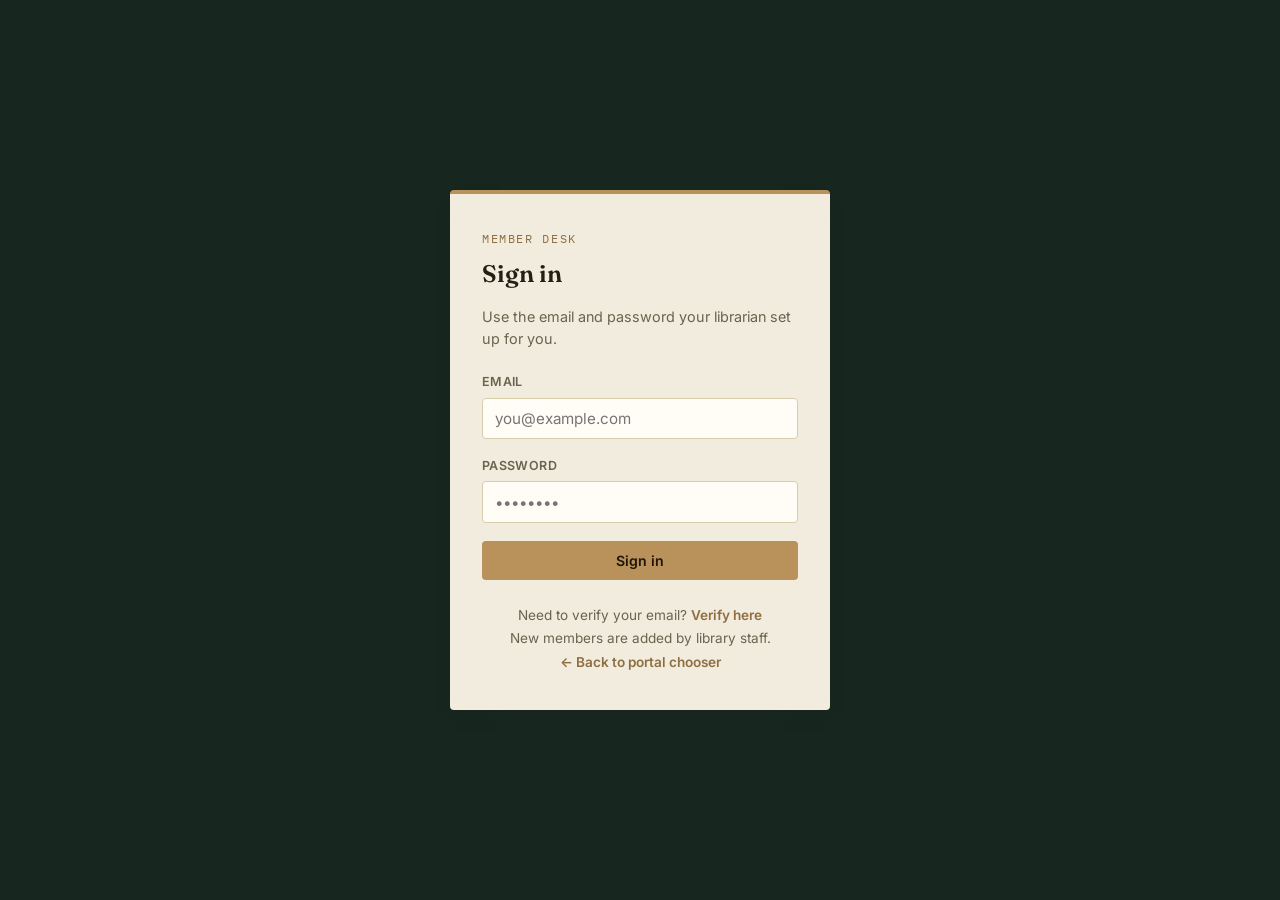
<file: member/login.html>
<!DOCTYPE html>
<html lang="en">
<head>
<meta charset="UTF-8">
<meta name="viewport" content="width=device-width, initial-scale=1.0">
<title>Member Sign In · Shelfmark</title>
<link rel="stylesheet" href="../assets/css/style.css">
</head>
<body>

<div class="auth-shell">
  <div class="auth-card">
    <span class="eyebrow">Member desk</span>
    <h1>Sign in</h1>
    <p class="lede">Use the email and password your librarian set up for you.</p>

    <div id="error-box" class="error-box"></div>

    <form id="login-form" novalidate>
      <div class="field">
        <label for="email">Email</label>
        <input type="email" id="email" required autocomplete="username" placeholder="you@example.com">
      </div>
      <div class="field">
        <label for="password">Password</label>
        <input type="password" id="password" required autocomplete="current-password" placeholder="••••••••">
      </div>
      <button type="submit" class="btn btn--brass btn--block" id="submit-btn">Sign in</button>
    </form>

    <div class="auth-foot">
      Need to verify your email? <a href="verify-email.html">Verify here</a><br>
      <span class="text-dim">New members are added by library staff.</span><br>
      <a href="../index.html">&larr; Back to portal chooser</a>
    </div>
  </div>
</div>

<script src="../assets/js/config.js"></script>
<script src="../assets/js/api.js"></script>
<script>
  // already signed in - skip straight to the dashboard
  if (getToken("member")) window.location.href = "dashboard.html";

  const form = document.getElementById("login-form");
  const errorBox = document.getElementById("error-box");
  const submitBtn = document.getElementById("submit-btn");

  form.addEventListener("submit", async (e) => {
    e.preventDefault();
    errorBox.classList.remove("show");
    submitBtn.disabled = true;
    submitBtn.innerHTML = '<span class="spinner"></span> Signing in…';

    const email = document.getElementById("email").value.trim();
    const password = document.getElementById("password").value;

    try {
      // login endpoint expects OAuth2 form fields (username/password)
      const data = await apiRequest("/library/member/login/", "POST", { username: email, password: password }, null, true);
      saveTokens("member", data.access_token, data.refresh_token);
      window.location.href = "dashboard.html";
    } catch (err) {
      errorBox.textContent = err.message;
      errorBox.classList.add("show");
      submitBtn.disabled = false;
      submitBtn.textContent = "Sign in";
    }
  });
</script>
</body>
</html>
</file>
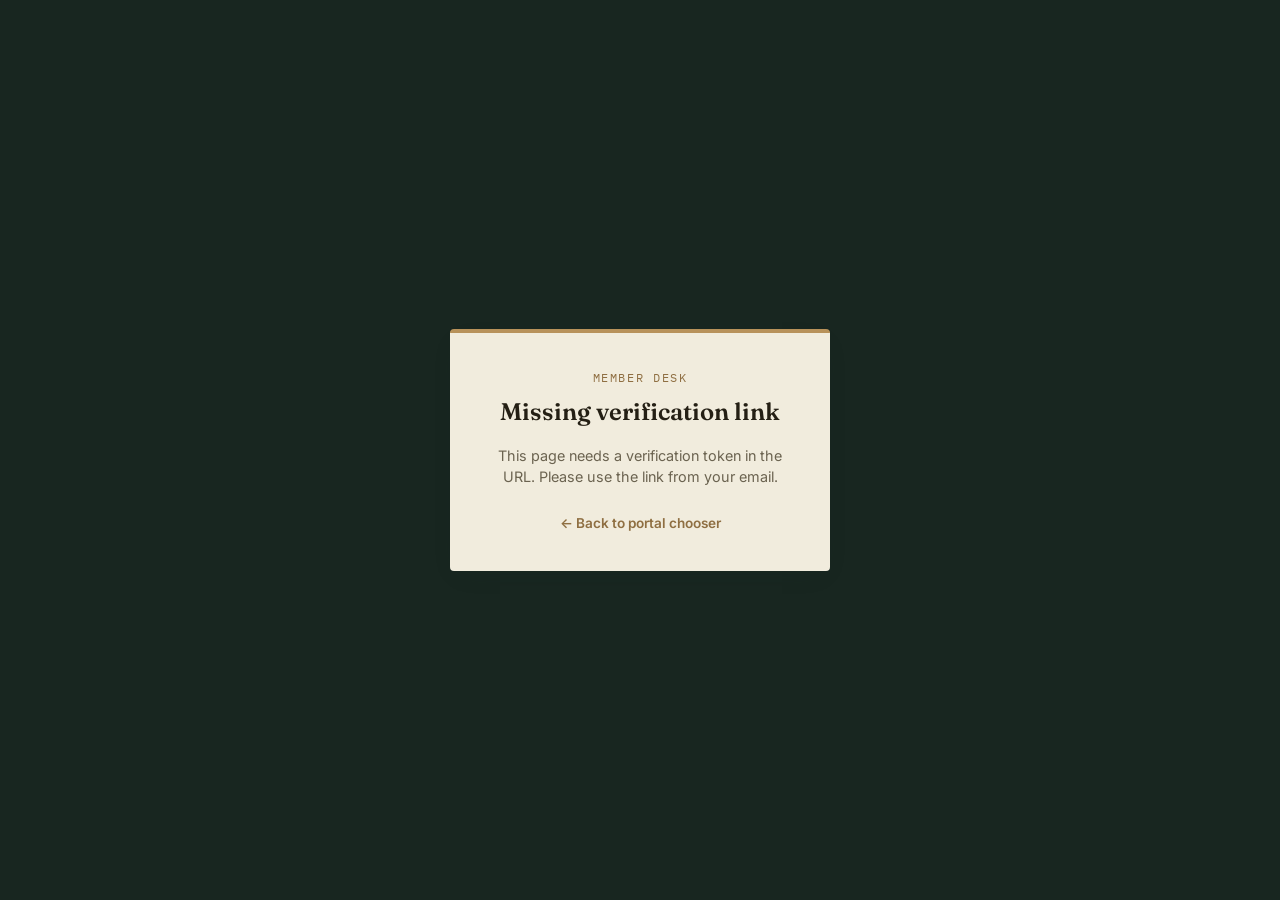
<file: member/verify-email.html>
<!DOCTYPE html>
<html lang="en">
<head>
<meta charset="UTF-8">
<meta name="viewport" content="width=device-width, initial-scale=1.0">
<title>Verify Email · Shelfmark</title>
<link rel="stylesheet" href="../assets/css/style.css">
</head>
<body>

<div class="auth-shell">
  <div class="auth-card" style="text-align:center;">
    <span class="eyebrow">Member desk</span>
    <div id="spinner" class="spinner" style="width:22px; height:22px; margin:0 auto 1rem;"></div>
    <h1 id="heading">Verifying your email…</h1>
    <p class="lede" id="message">Hold on a moment while we confirm your verification link.</p>

    <a href="login.html" class="btn btn--brass btn--block" id="login-link" style="display:none;">
      Go to sign in
    </a>

    <div class="auth-foot">
      <a href="../index.html">&larr; Back to portal chooser</a>
    </div>
  </div>
</div>

<script src="../assets/js/config.js"></script>
<script src="../assets/js/api.js"></script>
<script>
  const spinner = document.getElementById("spinner");
  const heading = document.getElementById("heading");
  const message = document.getElementById("message");
  const loginLink = document.getElementById("login-link");

  // verification link points here as verify-email.html?token=abc123
  const token = new URLSearchParams(window.location.search).get("token");

  async function run() {
    if (!token) {
      spinner.style.display = "none";
      heading.textContent = "Missing verification link";
      message.textContent = "This page needs a verification token in the URL. Please use the link from your email.";
      return;
    }

    try {
      const res = await apiRequest("/library/member/verify_email?token=" + encodeURIComponent(token), "POST");
      spinner.style.display = "none";
      heading.textContent = "Email verified";
      heading.style.color = "var(--sage)";
      message.textContent = res.message || "Your account has been verified. You can sign in now.";
      loginLink.style.display = "inline-flex";
    } catch (err) {
      spinner.style.display = "none";
      heading.textContent = "Verification failed";
      heading.style.color = "var(--stamp-red)";
      message.textContent = err.message;
    }
  }

  run();
</script>
</body>
</html>
</file>
<file: assets/css/style.css>
/* =========================================================================
   Shelfmark — shared stylesheet
   -------------------------------------------------------------------------
   Design concept: a library circulation desk. Dark "reading room" ink for
   navigation/structure, warm ledger-paper for content, brass for actions,
   and a rubber-stamp badge style (rotated, monospace, bordered) for every
   status a book/request/borrow can have — the one signature element that
   repeats everywhere a status appears.
   ========================================================================= */

@import url("https://fonts.googleapis.com/css2?family=Fraunces:ital,opsz,wght@0,9..144,400;0,9..144,600;1,9..144,500&family=Inter:wght@400;500;600;700&family=IBM+Plex+Mono:wght@400;500;600&display=swap");

:root {
  /* ---- palette --------------------------------------------------------- */
  --ink: #182620;          /* deep forest-black: sidebar, headers, hero */
  --ink-soft: #24352c;     /* raised panels on ink */
  --ink-line: #3a4d42;     /* hairlines on ink */
  --paper: #f1ecdd;        /* ledger paper: main content background */
  --paper-2: #e8e0c8;      /* stripes / recessed panels on paper */
  --paper-line: #d8cdab;   /* hairlines on paper */
  --ink-text: #efe9d8;     /* body text on ink */
  --ink-text-dim: #a9b8ae; /* muted text on ink */
  --paper-text: #241f14;   /* body text on paper */
  --paper-text-dim: #6b6350;/* muted text on paper */
  --brass: #b8925a;        /* primary accent / actions */
  --brass-dark: #8f6f42;   /* brass hover/active */
  --stamp-red: #a23e32;    /* overdue / destructive / rejected */
  --stamp-red-soft: #f4e3df;
  --sage: #5f7a63;         /* available / approved / success */
  --sage-soft: #e4ead9;
  --brass-soft: #f2e6d1;

  --radius: 4px;
  --shadow-card: 0 1px 0 rgba(24, 38, 32, 0.06), 0 8px 24px -12px rgba(24, 38, 32, 0.25);
  --font-display: "Fraunces", Georgia, serif;
  --font-body: "Inter", system-ui, sans-serif;
  --font-mono: "IBM Plex Mono", "SFMono-Regular", Menlo, monospace;
}

* { box-sizing: border-box; }

html { -webkit-font-smoothing: antialiased; }

body {
  margin: 0;
  font-family: var(--font-body);
  background: var(--paper);
  color: var(--paper-text);
  line-height: 1.5;
}

a { color: inherit; }

:focus-visible {
  outline: 2px solid var(--brass);
  outline-offset: 2px;
}

@media (prefers-reduced-motion: reduce) {
  *, *::before, *::after { animation-duration: 0.001ms !important; transition-duration: 0.001ms !important; }
}

h1, h2, h3 { font-family: var(--font-display); margin: 0; font-weight: 600; }

.eyebrow {
  display: inline-block;
  font-family: var(--font-mono);
  font-size: 0.72rem;
  letter-spacing: 0.14em;
  text-transform: uppercase;
}

/* =========================================================================
   Landing page (portal chooser)
   ========================================================================= */
.landing {
  min-height: 100vh;
  background: var(--ink);
  color: var(--ink-text);
  display: flex;
  flex-direction: column;
  align-items: center;
  justify-content: center;
  padding: 6vh 1.5rem;
}

.landing-hero { max-width: 640px; text-align: center; margin-bottom: 3rem; }
.landing-hero .eyebrow { color: var(--brass); margin-bottom: 1rem; }
.landing-hero h1 { font-size: clamp(2.1rem, 5vw, 3.2rem); line-height: 1.1; margin-bottom: 1rem; }
.landing-hero p { color: var(--ink-text-dim); font-size: 1.05rem; max-width: 46ch; margin: 0 auto; }

.desk-grid {
  display: grid;
  grid-template-columns: repeat(2, minmax(220px, 300px));
  gap: 1.25rem;
}
@media (max-width: 560px) { .desk-grid { grid-template-columns: 1fr; } }

.desk-card {
  display: block;
  text-decoration: none;
  color: inherit;
  background: var(--ink-soft);
  border: 1px solid var(--ink-line);
  border-top: 3px solid var(--brass);
  border-radius: var(--radius);
  padding: 1.75rem 1.5rem;
  transition: transform 0.15s ease, border-color 0.15s ease;
}
.desk-card:hover { transform: translateY(-2px); border-top-color: var(--sage); }
.desk-card .eyebrow { color: var(--brass); display: block; margin-bottom: 0.6rem; }
.desk-card h3 { font-size: 1.3rem; margin-bottom: 0.5rem; }
.desk-card p { color: var(--ink-text-dim); font-size: 0.92rem; margin: 0; }

/* =========================================================================
   Auth pages (login / verify)
   ========================================================================= */
.auth-shell {
  min-height: 100vh;
  background: var(--ink);
  display: flex;
  align-items: center;
  justify-content: center;
  padding: 2rem 1.25rem;
}

.auth-card {
  width: 100%;
  max-width: 380px;
  background: var(--paper);
  border-radius: var(--radius);
  border-top: 4px solid var(--brass);
  box-shadow: var(--shadow-card);
  padding: 2.25rem 2rem;
}

.auth-card .eyebrow { color: var(--brass-dark); display: block; margin-bottom: 0.5rem; }
.auth-card h1 { font-size: 1.5rem; margin-bottom: 0.4rem; }
.auth-card .lede { color: var(--paper-text-dim); font-size: 0.9rem; margin-bottom: 1.5rem; }

.auth-foot {
  margin-top: 1.5rem;
  font-size: 0.85rem;
  color: var(--paper-text-dim);
  text-align: center;
  line-height: 1.7;
}
.auth-foot a { color: var(--brass-dark); font-weight: 600; text-decoration: none; }
.auth-foot a:hover { text-decoration: underline; }

/* =========================================================================
   Forms
   ========================================================================= */
.field { margin-bottom: 1.1rem; }
.field label {
  display: block;
  font-size: 0.78rem;
  font-weight: 600;
  letter-spacing: 0.03em;
  text-transform: uppercase;
  color: var(--paper-text-dim);
  margin-bottom: 0.35rem;
}
.field input,
.field select,
.field textarea {
  width: 100%;
  font-family: var(--font-body);
  font-size: 0.95rem;
  padding: 0.65rem 0.75rem;
  border: 1px solid var(--paper-line);
  border-radius: var(--radius);
  background: #fffdf6;
  color: var(--paper-text);
}
.field input:focus, .field select:focus, .field textarea:focus {
  border-color: var(--brass);
}
.field-hint { font-size: 0.78rem; color: var(--paper-text-dim); margin-top: 0.35rem; }

/* =========================================================================
   Buttons
   ========================================================================= */
.btn {
  display: inline-flex;
  align-items: center;
  justify-content: center;
  gap: 0.4rem;
  font-family: var(--font-body);
  font-weight: 600;
  font-size: 0.88rem;
  padding: 0.65rem 1.1rem;
  border-radius: var(--radius);
  border: 1px solid transparent;
  cursor: pointer;
  text-decoration: none;
  transition: background 0.15s ease, border-color 0.15s ease, opacity 0.15s ease;
}
.btn:disabled { opacity: 0.55; cursor: not-allowed; }
.btn--block { width: 100%; }
.btn--sm { padding: 0.4rem 0.75rem; font-size: 0.8rem; }

.btn--brass { background: var(--brass); color: #211404; }
.btn--brass:hover:not(:disabled) { background: var(--brass-dark); }

.btn--ghost { background: transparent; border-color: var(--paper-line); color: var(--paper-text); }
.btn--ghost:hover:not(:disabled) { border-color: var(--brass); }

.btn--ghost-ink { background: transparent; border-color: var(--ink-line); color: var(--ink-text); }
.btn--ghost-ink:hover:not(:disabled) { border-color: var(--brass); color: var(--brass); }

.btn--danger { background: transparent; border-color: var(--stamp-red); color: var(--stamp-red); }
.btn--danger:hover:not(:disabled) { background: var(--stamp-red); color: #fff; }

.spinner {
  width: 14px; height: 14px;
  border-radius: 50%;
  border: 2px solid rgba(0,0,0,0.25);
  border-top-color: currentColor;
  animation: spin 0.7s linear infinite;
  display: inline-block;
}
@keyframes spin { to { transform: rotate(360deg); } }

/* =========================================================================
   App shell (dashboard/books/members/borrows pages)
   ========================================================================= */
.app {
  display: grid;
  grid-template-columns: 220px 1fr;
  min-height: 100vh;
}
@media (max-width: 780px) {
  .app { grid-template-columns: 1fr; }
  .sidebar { position: static; height: auto; }
}

.sidebar {
  background: var(--ink);
  color: var(--ink-text);
  padding: 1.5rem 1.1rem;
  position: sticky;
  top: 0;
  height: 100vh;
  display: flex;
  flex-direction: column;
}

.brand {
  font-family: var(--font-display);
  font-size: 1.25rem;
  color: #fff;
  text-decoration: none;
  margin-bottom: 0.15rem;
  display: block;
}
.brand-sub {
  font-family: var(--font-mono);
  font-size: 0.68rem;
  letter-spacing: 0.1em;
  text-transform: uppercase;
  color: var(--brass);
  display: block;
  margin-bottom: 1.75rem;
}

.nav { list-style: none; margin: 0; padding: 0; flex: 1; }
.nav li { margin-bottom: 0.15rem; }
.nav a {
  display: block;
  padding: 0.55rem 0.7rem;
  border-radius: var(--radius);
  text-decoration: none;
  color: var(--ink-text-dim);
  font-size: 0.9rem;
  font-weight: 500;
  border-left: 2px solid transparent;
}
.nav a:hover { color: var(--ink-text); background: var(--ink-soft); }
.nav a.active {
  color: #fff;
  background: var(--ink-soft);
  border-left-color: var(--brass);
}

.sidebar-foot { border-top: 1px solid var(--ink-line); padding-top: 1rem; margin-top: 1rem; }
.sidebar-user { font-size: 0.82rem; color: var(--ink-text-dim); margin-bottom: 0.6rem; word-break: break-word; }

.main { padding: 2.25rem clamp(1.25rem, 4vw, 3rem); max-width: 1180px; }

.page-head { margin-bottom: 1.75rem; }
.page-head .eyebrow { color: var(--brass-dark); display: block; margin-bottom: 0.35rem; }
.page-head h1 { font-size: 1.9rem; }
.page-head p { color: var(--paper-text-dim); margin-top: 0.4rem; max-width: 60ch; }
.page-head-row { display: flex; align-items: flex-end; justify-content: space-between; gap: 1rem; flex-wrap: wrap; }

/* =========================================================================
   Stat tiles (dashboard)
   ========================================================================= */
.stat-grid {
  display: grid;
  grid-template-columns: repeat(auto-fit, minmax(150px, 1fr));
  gap: 0.9rem;
  margin-bottom: 2rem;
}
.stat-tile {
  background: #fffdf6;
  border: 1px solid var(--paper-line);
  border-radius: var(--radius);
  padding: 1.1rem 1.2rem;
}
.stat-tile .value { font-family: var(--font-display); font-size: 2rem; display: block; }
.stat-tile .label {
  font-family: var(--font-mono);
  font-size: 0.7rem;
  letter-spacing: 0.08em;
  text-transform: uppercase;
  color: var(--paper-text-dim);
}

/* =========================================================================
   Cards / panels
   ========================================================================= */
.panel {
  background: #fffdf6;
  border: 1px solid var(--paper-line);
  border-radius: var(--radius);
  margin-bottom: 1.5rem;
}
.panel-head {
  padding: 1rem 1.25rem;
  border-bottom: 1px solid var(--paper-line);
  display: flex;
  align-items: center;
  justify-content: space-between;
  gap: 1rem;
  flex-wrap: wrap;
}
.panel-head h2 { font-size: 1.05rem; }
.panel-body { padding: 1.25rem; }

/* =========================================================================
   Tables
   ========================================================================= */
.table-scroll { overflow-x: auto; }
table.ledger { width: 100%; border-collapse: collapse; font-size: 0.9rem; }
table.ledger th {
  text-align: left;
  font-family: var(--font-mono);
  font-size: 0.7rem;
  letter-spacing: 0.07em;
  text-transform: uppercase;
  color: var(--brass-dark);
  padding: 0.7rem 1.1rem;
  border-bottom: 1px solid var(--paper-line);
  white-space: nowrap;
}
table.ledger td {
  padding: 0.7rem 1.1rem;
  border-bottom: 1px solid var(--paper-line);
  vertical-align: middle;
}
table.ledger tbody tr:hover { background: var(--paper-2); }
table.ledger .num, table.ledger .mono { font-family: var(--font-mono); font-size: 0.85rem; }
table.ledger .row-actions { display: flex; gap: 0.4rem; flex-wrap: wrap; }
.empty-row td { color: var(--paper-text-dim); text-align: center; padding: 2rem 1rem; font-style: italic; }

/* =========================================================================
   Signature element: stamp badges for status
   ========================================================================= */
.stamp {
  display: inline-block;
  font-family: var(--font-mono);
  font-size: 0.68rem;
  font-weight: 600;
  letter-spacing: 0.08em;
  text-transform: uppercase;
  padding: 0.22rem 0.55rem;
  border-radius: 2px;
  border: 1.5px solid currentColor;
  transform: rotate(-2deg);
  white-space: nowrap;
}
.stamp--available, .stamp--approved, .stamp--returned { color: var(--sage); background: var(--sage-soft); }
.stamp--borrowed, .stamp--pending { color: var(--brass-dark); background: var(--brass-soft); }
.stamp--overdue, .stamp--reject { color: var(--stamp-red); background: var(--stamp-red-soft); }
.stamp--active { color: var(--sage); background: var(--sage-soft); }
.stamp--inactive { color: var(--stamp-red); background: var(--stamp-red-soft); }

/* =========================================================================
   Alerts / empty states
   ========================================================================= */
.error-box, .info-box {
  display: none;
  border-radius: var(--radius);
  padding: 0.7rem 0.9rem;
  font-size: 0.85rem;
  margin-bottom: 1.1rem;
  border: 1px solid;
}
.error-box.show, .info-box.show { display: block; }
.error-box { background: var(--stamp-red-soft); border-color: var(--stamp-red); color: var(--stamp-red); }
.info-box { background: var(--sage-soft); border-color: var(--sage); color: #2c4131; }

.empty-state {
  text-align: center;
  padding: 3rem 1.5rem;
  color: var(--paper-text-dim);
}
.empty-state h3 { font-size: 1.1rem; color: var(--paper-text); margin-bottom: 0.4rem; }

/* =========================================================================
   Toasts
   ========================================================================= */
#toast-host {
  position: fixed;
  bottom: 1.25rem;
  right: 1.25rem;
  display: flex;
  flex-direction: column;
  gap: 0.5rem;
  z-index: 999;
}
.toast {
  background: var(--ink);
  color: var(--ink-text);
  border-left: 3px solid var(--brass);
  padding: 0.7rem 1rem;
  border-radius: var(--radius);
  font-size: 0.85rem;
  box-shadow: var(--shadow-card);
  opacity: 0;
  transform: translateY(6px);
  transition: opacity 0.2s ease, transform 0.2s ease;
  max-width: 320px;
}
.toast--show { opacity: 1; transform: translateY(0); }
.toast--error { border-left-color: var(--stamp-red); }
.toast--success { border-left-color: var(--sage); }

/* =========================================================================
   Utility
   ========================================================================= */
.mt-lg { margin-top: 2rem; }
.text-dim { color: var(--paper-text-dim); }
.flex-between { display: flex; align-items: center; justify-content: space-between; gap: 1rem; flex-wrap: wrap; }
.gap-sm { display: flex; gap: 0.5rem; flex-wrap: wrap; }
</file>
